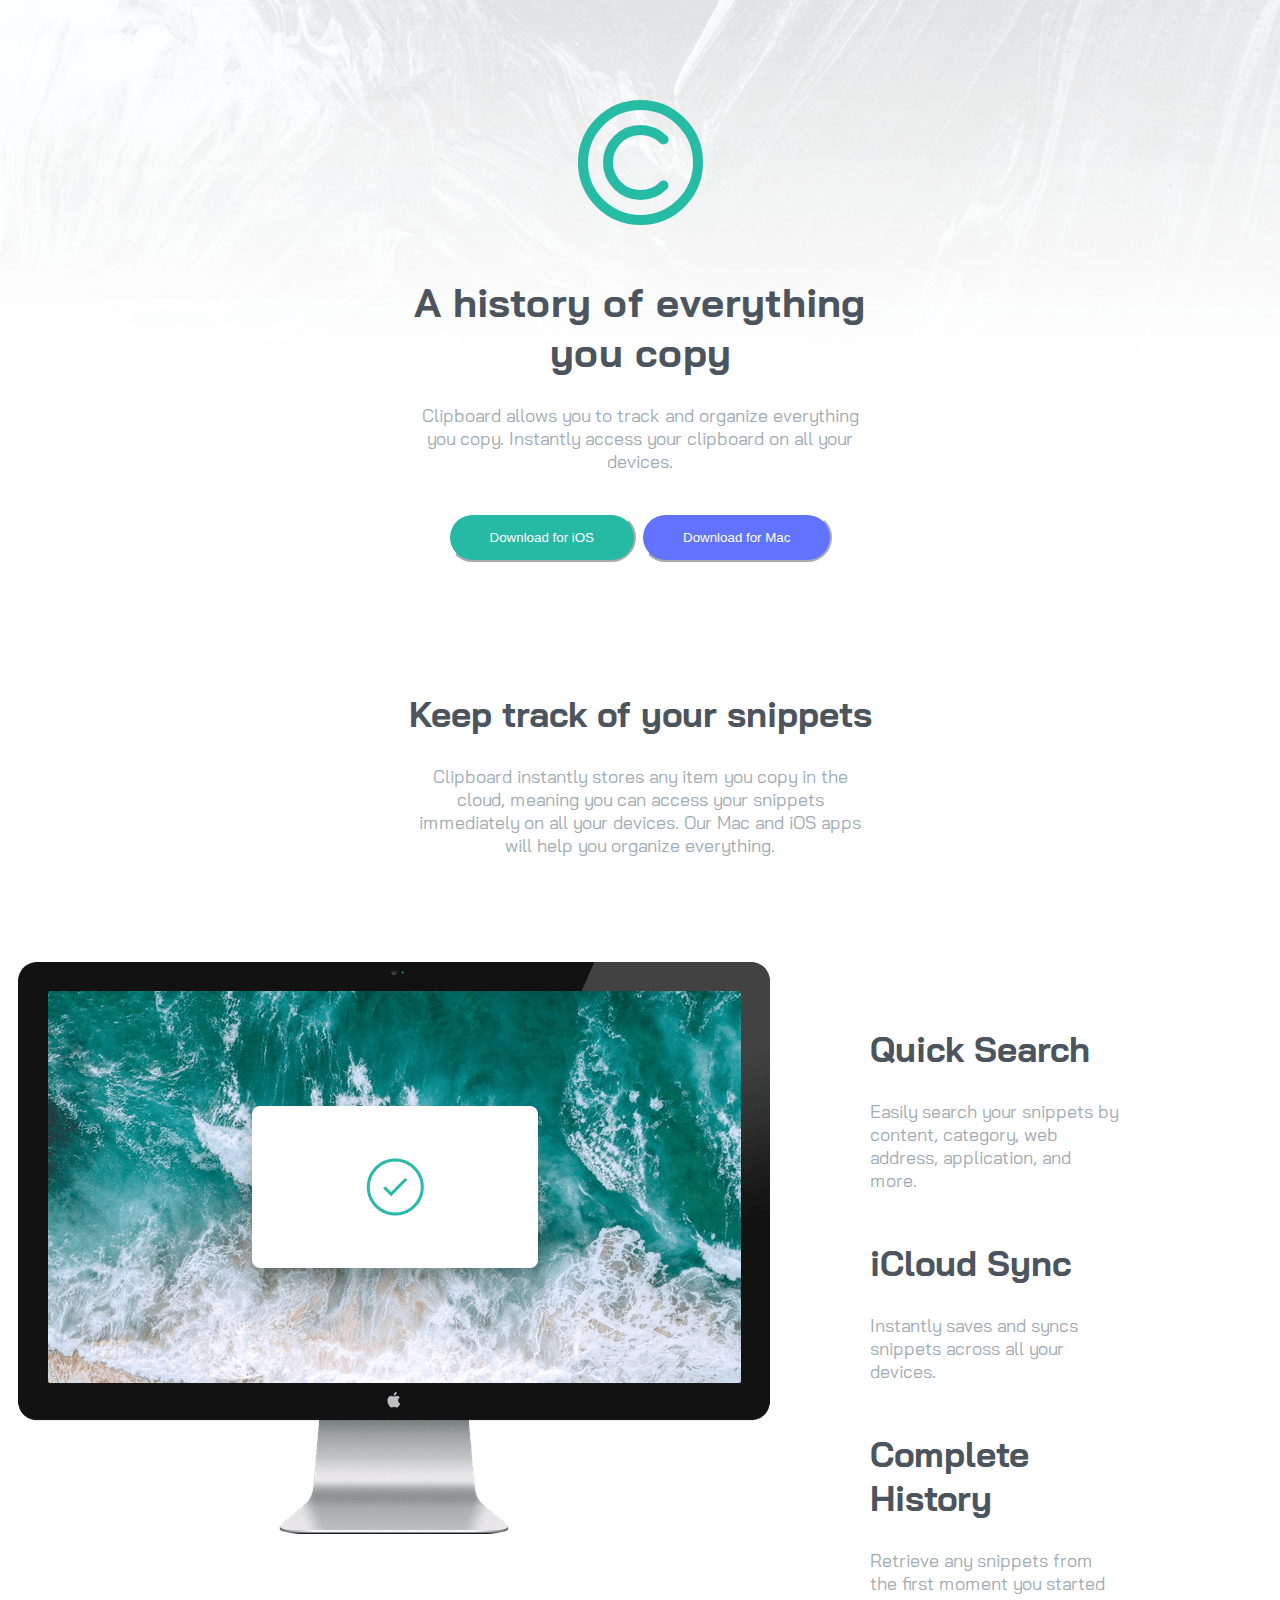
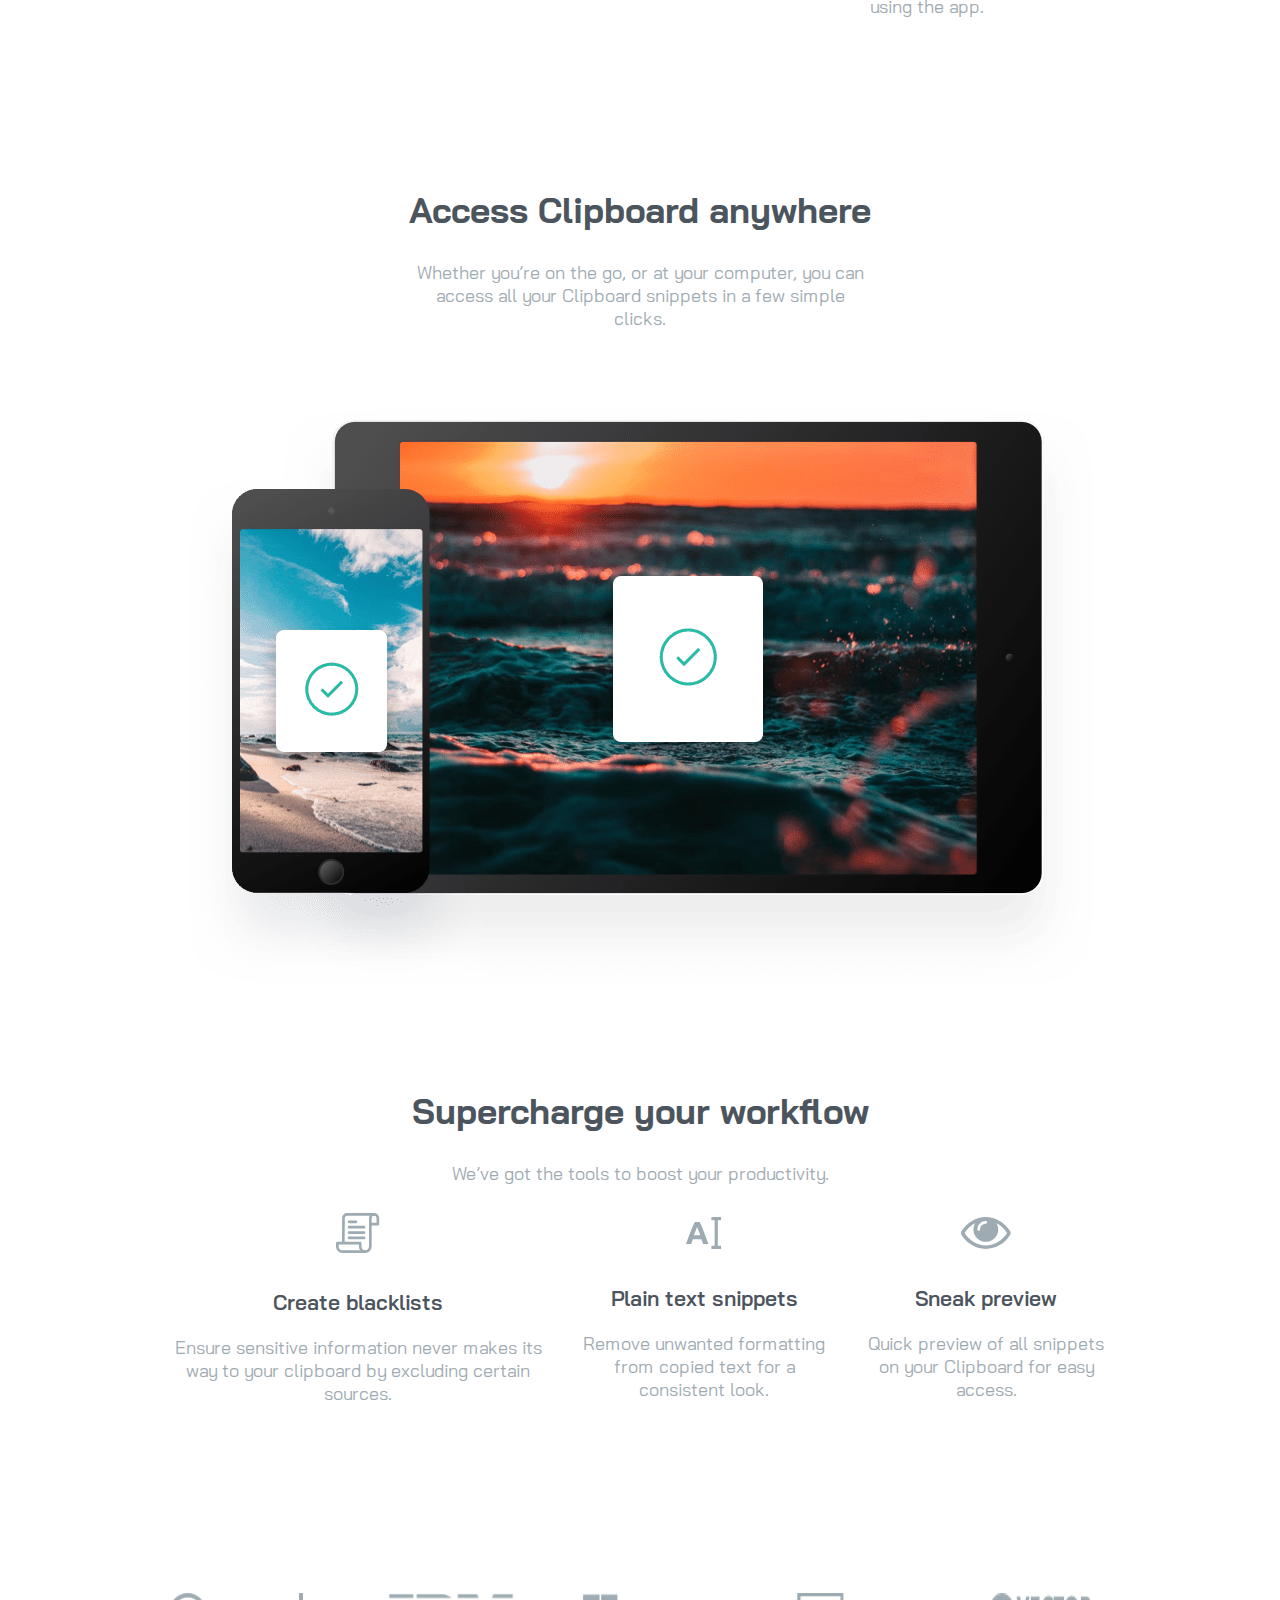
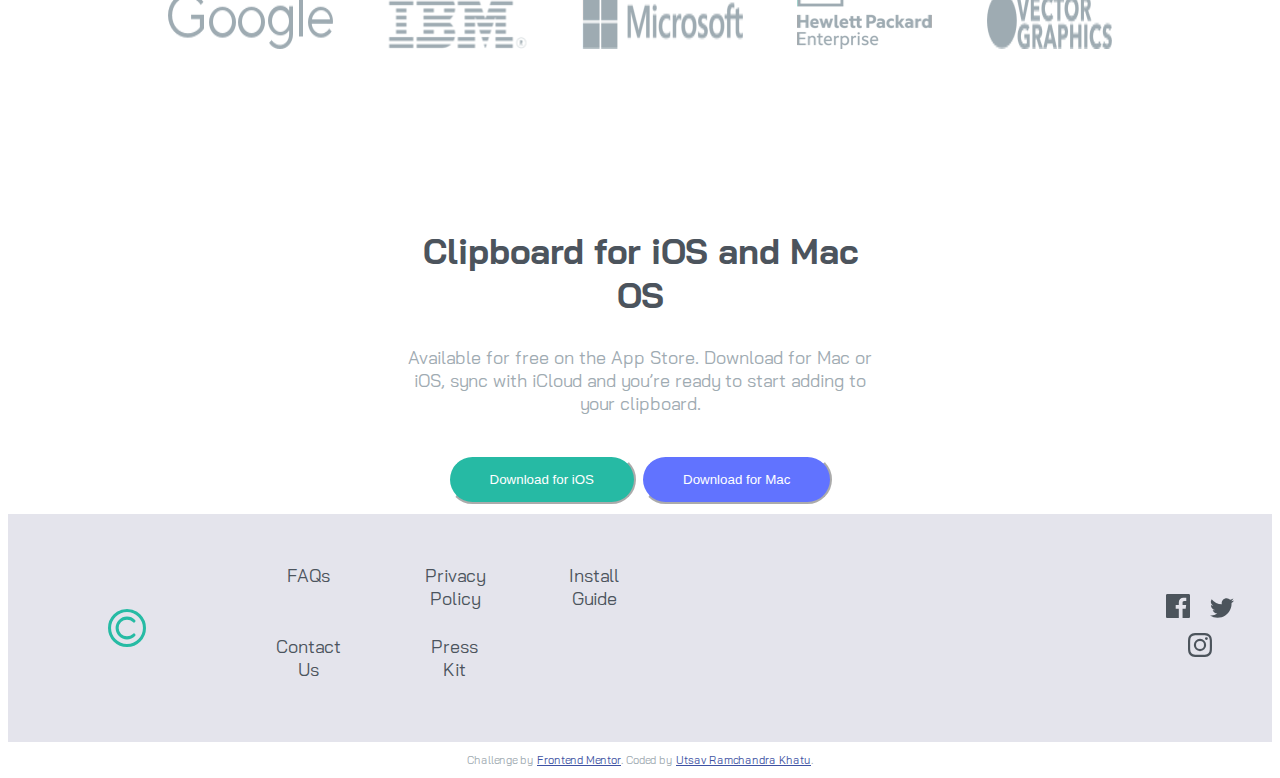
<file: clipboard-landing-page-master/index.html>
<!DOCTYPE html>
<html lang="en">
<head>
  <meta charset="UTF-8">
  <meta name="viewport" content="width=device-width, initial-scale=1.0"> <!-- displays site properly based on user's device -->

  <link rel="icon" type="image/png" sizes="32x32" href="./images/favicon-32x32.png">
  <link href="https://fonts.googleapis.com/css2?family=Bai+Jamjuree:wght@400;600&display=swap" rel="stylesheet">
  <title>Frontend Mentor | Clipboard landing page</title>
  <link rel="stylesheet" href="index.css">
</head>
<body>

  <div class="top-content">
    <img src="images/logo.svg">
    <h1>A history of everything you copy</h1>
    <p>
      Clipboard allows you to track and organize everything you 
    copy. Instantly access your clipboard on all your devices.
    </p>
  </div>

  <div class="button-grp">
    <button class="button-1">Download for iOS</button>
    <button class="button-2">Download for Mac</button>
  </div>
  
  <div class="top-content">
    <h2>Keep track of your snippets</h2>
    <p>
      Clipboard instantly stores any item you copy in the cloud, 
  meaning you can access your snippets immediately on all your 
  devices. Our Mac and iOS apps will help you organize everything.
    </p>
  </div>

  <img src="images/image-computer.png" style="float: left; padding: 75px 100px 75px 10px;">

  <div class="side-content">
    <div class="side-content-content">
      <h2>Quick Search</h2>
      <p>
        Easily search your snippets by content, category, web address, application, and more.
      </p>
    </div> 
    <div class="side-content-content">
      <h2>iCloud Sync</h2>
      <p>
        Instantly saves and syncs snippets across all your devices.
      </p>
    </div>  
    <div class="side-content-content">
      <h2> Complete History</h2>
      <p>
        Retrieve any snippets from the first moment you started using the app.
      </p>
    </div>   
  </div>
  
  <div class="top-content">
    <h2>Access Clipboard anywhere
    </h2>
    <p>Whether you’re on the go, or at your computer, you can access all your Clipboard 
  snippets in a few simple clicks.
    </p>
  </div>

  <img src="images/image-devices.png" style="margin: 50px;"> 
  
  <div>
    <h2>Supercharge your workflow
    </h2>
    <p>We’ve got the tools to boost your productivity.
    </p>
  </div>

  <div class="content-nav-tab">
    <div class="tab">
      <img src="images/icon-blacklist.svg">
      <h3>Create blacklists</h3>
      <p>Ensure sensitive information never makes its way to your clipboard by excluding certain sources.</p>
    </div>
    <div class="tab">
      <img src="images/icon-text.svg">
      <h3>Plain text snippets</h3>
      <p>  Remove unwanted formatting from copied text for a consistent look.</p>
    </div>
    <div class="tab">
      <img src="images/icon-preview.svg">
      <h3>Sneak preview</h3>
      <p>Quick preview of all snippets on your Clipboard for easy access.</p>
    </div>
  </div>

  <div class="img-content-tab">
    <img src="images/logo-google.png">
    <img src="images/logo-ibm.png">
    <img src="images/logo-microsoft.png">
    <img src="images/logo-hp.png">
    <img src="images/logo-vector-graphics.png"> 
  </div>

  <div class="top-content">
    <h2>Clipboard for iOS and Mac OS</h2>
    <p>Available for free on the App Store. Download for Mac or iOS, sync with iCloud and you’re ready to start adding to your clipboard.</p>
  </div>

  <div class="button-grp">
    <button class="button-1">Download for iOS</button>
    <button class="button-2">Download for Mac</button>
  </div>
  
  <div class="footer-content">
    <img src="images/logo.svg" style="width:3% ;height:3%; align-self:center;padding-left: 100px;">
    <div class="footer-content-1">
      <a href="#">FAQs</a>
      <a href="#">Privacy Policy</a>
      <a href="#">Install Guide</a>
      <a href="#">Contact Us</a>
      <a href="#">Press Kit</a>
      </div>
      <div class="img-grp-bottom">
        <a href="#"><img src="images/icon-facebook.svg" style="padding-left: 5px; margin: 5px;"></a>
        <a href="#"><img src="images/icon-twitter.svg" style="padding-left: 5px; margin: 5px;"></a>
        <a href="#"><img src="images/icon-instagram.svg" style="padding-left: 5px; margin: 5px;"></a>        
      </div>
  </div>
   
  
  <footer>
    <p class="attribution">
      Challenge by <a href="https://www.frontendmentor.io?ref=challenge" target="_blank">Frontend Mentor</a>. 
      Coded by <a href="https://www.frontendmentor.io/profile/utsavk28">Utsav Ramchandra Khatu</a>.
    </p>
  </footer>
</body>
</html>
</file>
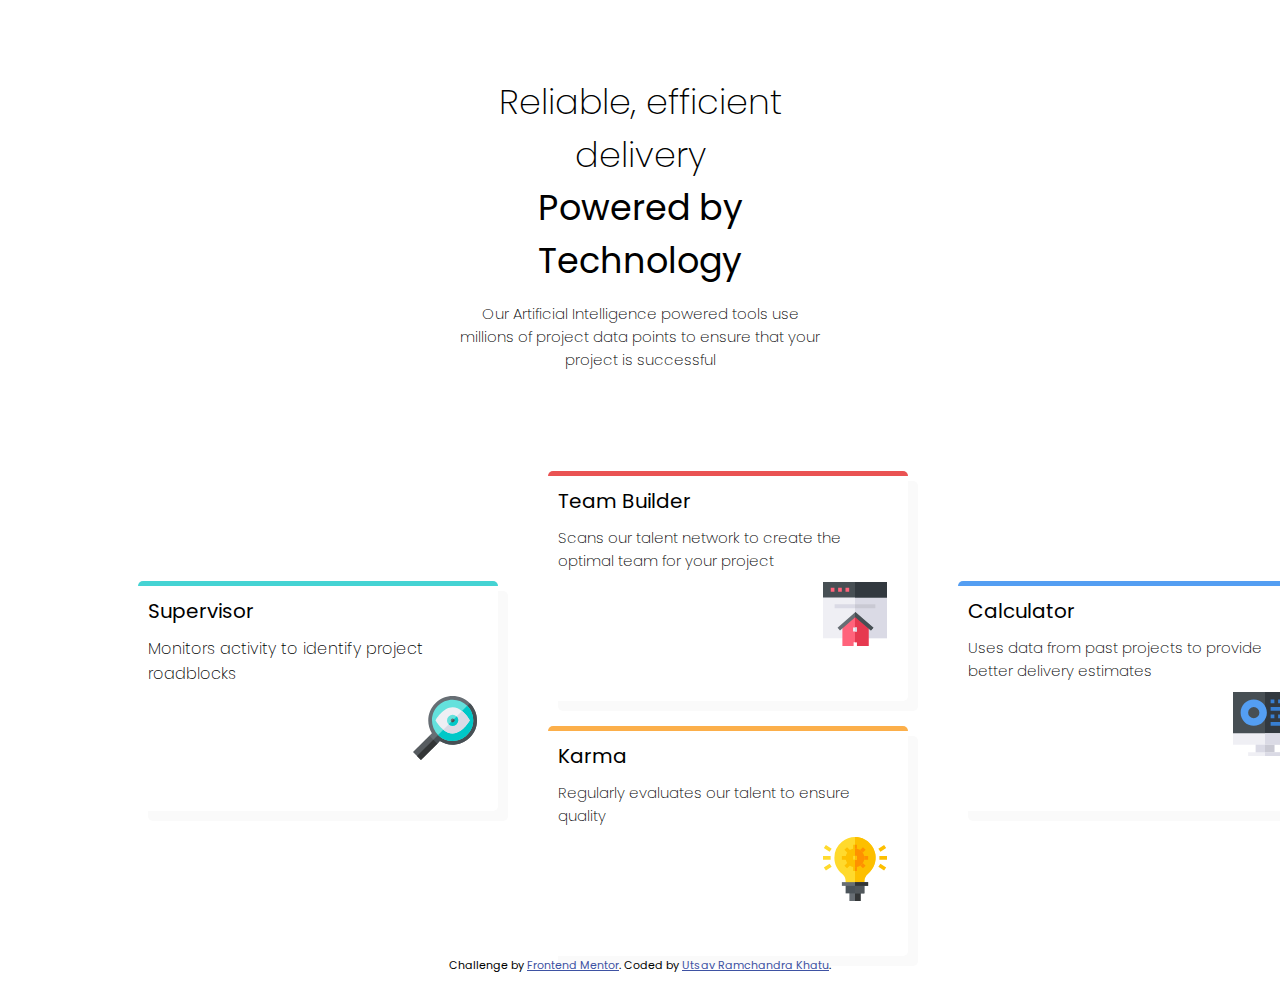
<file: four-card-feature-section-master/index.html>
<!DOCTYPE html>
<html lang="en">
<head>
  <meta charset="UTF-8">
  <meta name="viewport" content="width=device-width, initial-scale=1.0"> <!-- displays site properly based on user's device -->

  <link rel="icon" type="image/png" sizes="32x32" href="./images/favicon-32x32.png">
  <link href="https://fonts.googleapis.com/css2?family=Poppins:wght@200;400;600&display=swap" rel="stylesheet">
  <title>Frontend Mentor | Four card feature section</title>
  <link rel="stylesheet" href="index.css">
</head>
<body>
  
  <div class ="top-content">
    <p class="head-1">Reliable, efficient delivery</p>
    <p class="head-2">Powered by Technology</p>

  <p class="para-content">
    Our Artificial Intelligence powered tools use millions of project data points to ensure that your project is successful
  </p>
  </div>
  <div class="bottom-content">
    <div class="box-1">
      <p class="box-heading">Supervisor</p>
      <p class="box-content">Monitors activity to identify project roadblocks</p>
      <img src="images/icon-supervisor.svg" class="img-pos">  
    </div>
    <div>
      <div class="box-2">
        <h1 class="box-heading">Team Builder</h1>
        <p class="box-content">Scans our talent network to create the optimal team for your project</p>
        <img src="images/icon-team-builder.svg" class="img-pos"> 
      </div>
      <div class="box-3">
        <h1 class="box-heading">Karma</h1>
        <p class="box-content">Regularly evaluates our talent to ensure quality</p>
        <img src="images/icon-karma.svg" class="img-pos"> 
      </div>
    </div>
    <div class="box-4">
      <h1 class="box-heading">Calculator</h1>
      <p class="box-content">Uses data from past projects to provide better delivery estimates</p>
      <img src="images/icon-calculator.svg" class="img-pos"> 
    </div>
  </div>

  
  <footer>
    <p class="attribution">
      Challenge by <a href="https://www.frontendmentor.io?ref=challenge" target="_blank">Frontend Mentor</a>. 
      Coded by <a href="https://www.frontendmentor.io/profile/utsavk28">Utsav Ramchandra Khatu</a>.
    </p>
  </footer>
</body>
</html>
</file>
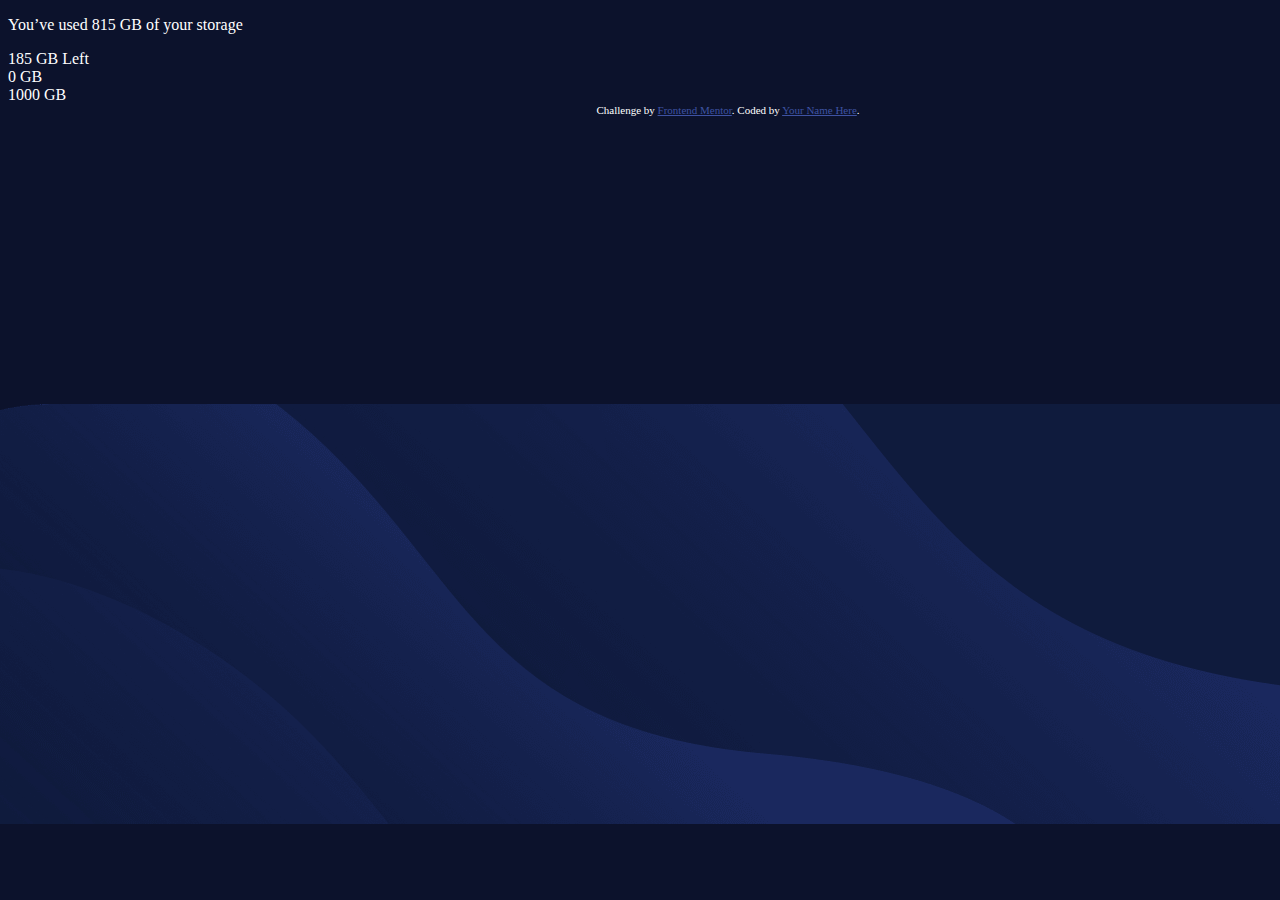
<file: fylo-data-storage-component-master/index.html>
<!DOCTYPE html>
<html lang="en">
<head>
  <meta charset="UTF-8">
  <meta name="viewport" content="width=device-width, initial-scale=1.0"> <!-- displays site properly based on user's device -->

  <link rel="icon" type="image/png" sizes="32x32" href="./images/favicon-32x32.png">
  
  <title>Frontend Mentor | Fylo data storage component</title>
  <link rel="stylesheet" href="index.css">
</head>
<body>
  <div>
    <p> You’ve used 815 GB of your storage</p>
  </div>
  <div>
    185 GB Left
  </div>
  <div>0 GB</div>
  <div>1000 GB</div>
  
  <div class="attribution">
    Challenge by <a href="https://www.frontendmentor.io?ref=challenge" target="_blank">Frontend Mentor</a>. 
    Coded by <a href="#">Your Name Here</a>.
  </div>
</body>
</html>
</file>
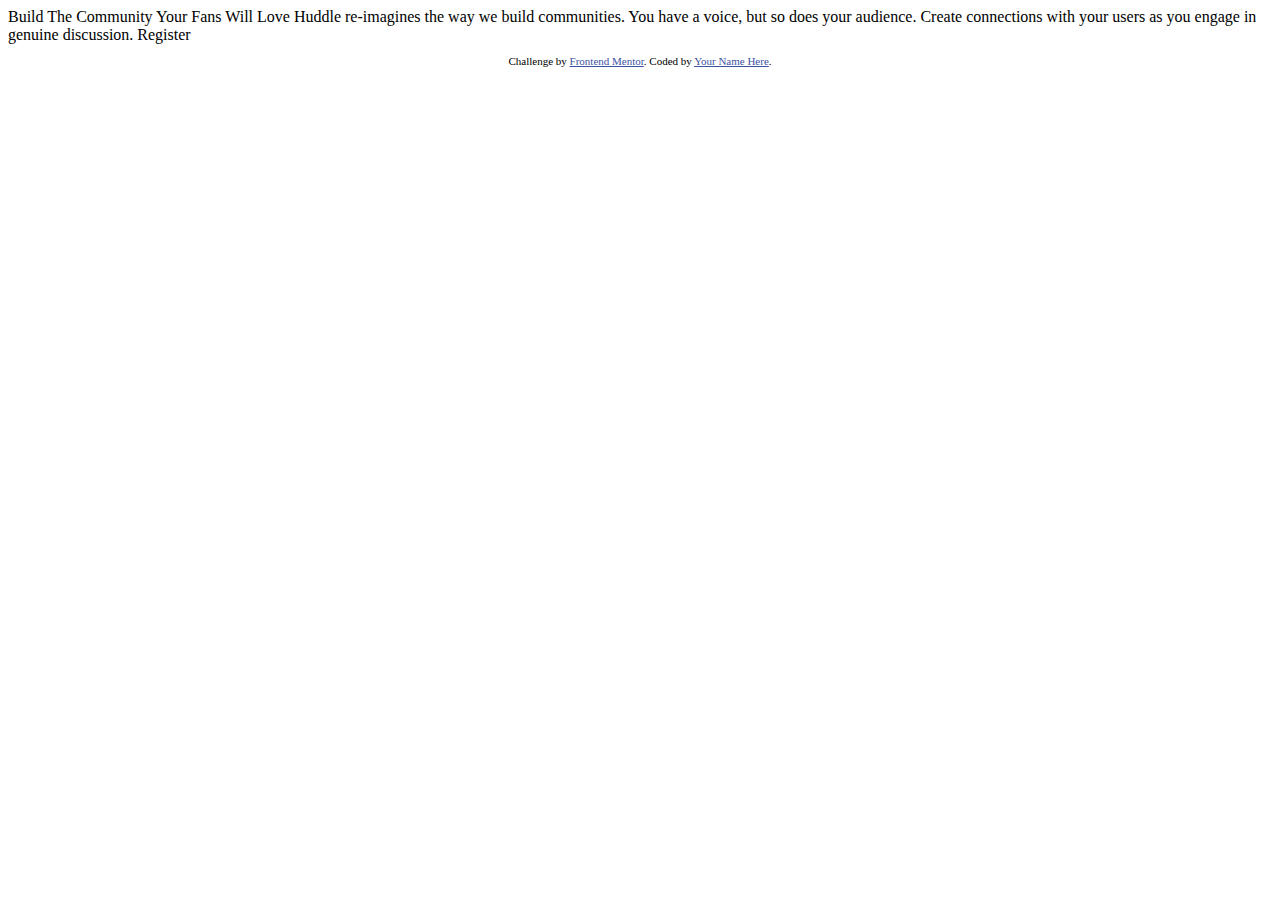
<file: huddle-landing-page-with-single-introductory-section-master/index.html>
<!DOCTYPE html>
<html lang="en">
<head>
  <meta charset="UTF-8">
  <meta name="viewport" content="width=device-width, initial-scale=1.0"> <!-- displays site properly based on user's device -->

  <link rel="icon" type="image/png" sizes="32x32" href="./images/favicon-32x32.png">
  
  <title>Frontend Mentor | Huddle landing page with single introductory section</title>

  <!-- Feel free to remove these styles or customise in your own stylesheet 👍 -->
  <style>
    .attribution { font-size: 11px; text-align: center; }
    .attribution a { color: hsl(228, 45%, 44%); }
  </style>
</head>
<body>

  Build The Community Your Fans Will Love

  Huddle re-imagines the way we build communities. You have a voice, but so does your audience. 
  Create connections with your users as you engage in genuine discussion. 

  Register

  <footer>
    <p class="attribution">
      Challenge by <a href="https://www.frontendmentor.io?ref=challenge" target="_blank">Frontend Mentor</a>. 
      Coded by <a href="#">Your Name Here</a>.
    </p>
  </footer>
</body>
</html>
</file>
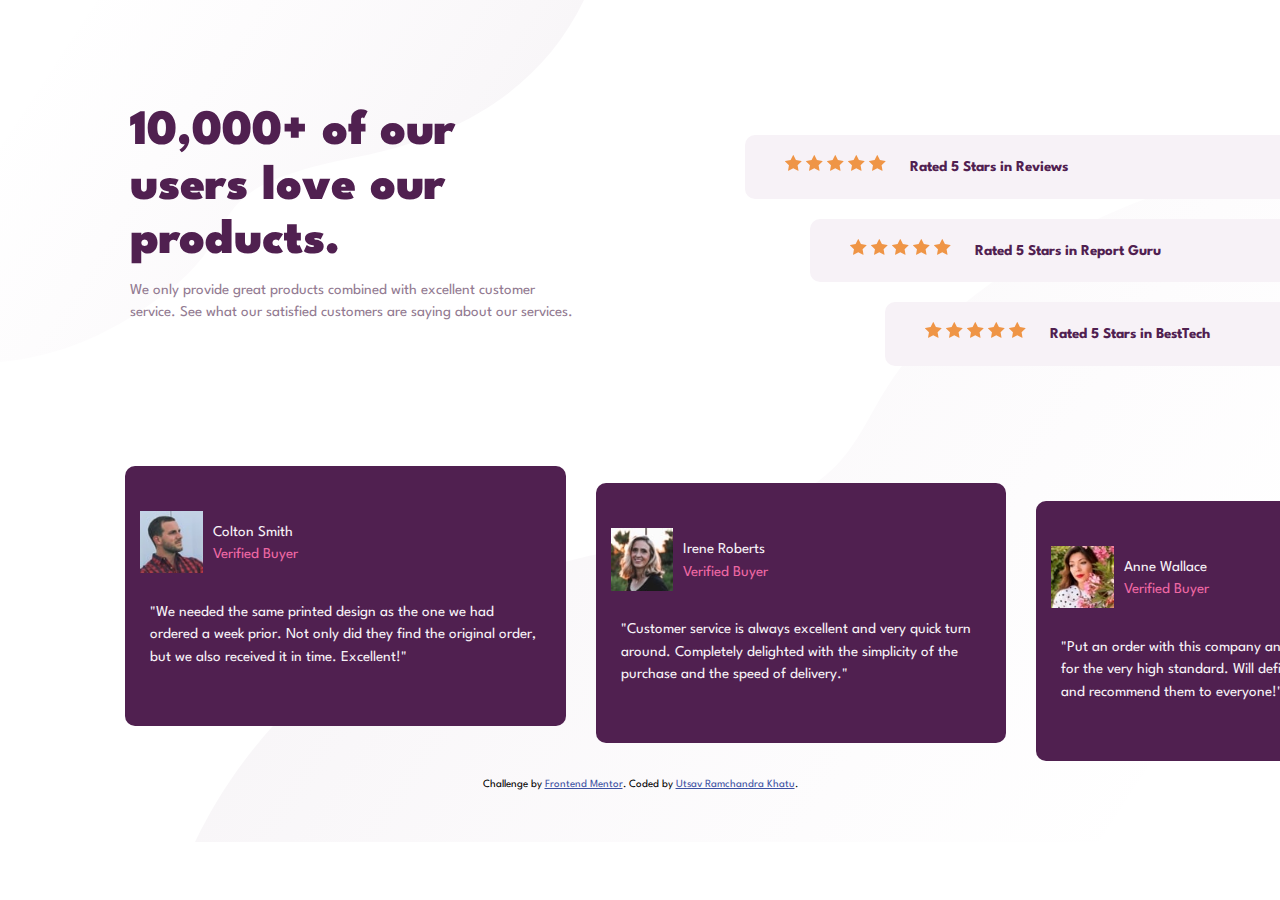
<file: social-proof-section-master/index.html>
<!DOCTYPE html>
<html lang="en">
  <head>
    <meta charset="UTF-8" />
    <meta name="viewport" content="width=device-width, initial-scale=1.0">
    <link href="https://fonts.googleapis.com/css2?family=Spartan&display=swap" rel="stylesheet">
    <!-- displays site properly based on user's device -->
        <link
      rel="icon"
      type="image/png"
      sizes="32x32"
      href="./images/favicon-32x32.png"
    />

    <title>Frontend Mentor | Social proof section</title>
    <link rel="stylesheet" href="index.css">
  </head>
  <body>
    <div class="top">
      <div class="left1">
        <p class="left1-head">10,000+ of our users love our products.
        </p>
      <p class="left1-content">We only provide great products combined with excellent customer service.
        See what our satisfied customers are saying about our services.
        </p>
      </div>
      <div class="container">
        <div class="container-content1">
          <img src="images/icon-star.svg">
          <img src="images/icon-star.svg">
          <img src="images/icon-star.svg">
          <img src="images/icon-star.svg">
          <img src="images/icon-star.svg">
          <span style="padding:0px 20px">Rated 5 Stars in Reviews</span></div>
        <div class="container-content2">
          <img src="images/icon-star.svg">
          <img src="images/icon-star.svg">
          <img src="images/icon-star.svg">
          <img src="images/icon-star.svg">
          <img src="images/icon-star.svg">
          <span style="padding:0px 20px">Rated 5 Stars in Report Guru</span>
          </div>
        <div class="container-content3">
          <img src="images/icon-star.svg">
          <img src="images/icon-star.svg">
          <img src="images/icon-star.svg">
          <img src="images/icon-star.svg">
          <img src="images/icon-star.svg">
          <span style="padding:0px 20px">Rated 5 Stars in BestTech</span>
          </div>
      </div>
    </div>
    
    <div class="bottom-content">
      <div class="review" style="align-self:flex-start">
        <img src="images/image-colton.jpg" class="review-img">
        <p class="review-name">
          Colton Smith 
        </p>
        <p class="review-pos">
          Verified Buyer
        </p>
        <p class="review-content">
          "We needed the same printed design as the one we had ordered a week prior.
          Not only did they find the original order, but we also received it in time.
          Excellent!"
        </p>
      </div>
      
      <div class="review" style="align-self:center">
        <img src="images/image-irene.jpg" class="review-img">
        <p class="review-name">
          Irene Roberts 
        </p>
        <p class="review-pos">
          Verified Buyer
        </p>
        <p class="review-content">
          "Customer service is always excellent and very quick turn around. Completely
          delighted with the simplicity of the purchase and the speed of delivery."
          </p>
      </div>
      <div class="review" style="align-self:flex-end">
        <img src="images/image-anne.jpg" class="review-img">
        <p class="review-name">
          Anne Wallace 
        </p>
        <p class="review-pos">
        Verified Buyer
        </p>
        <p class="review-content">
      "Put an order with this company and can only praise them for the very high
      standard. Will definitely use them again and recommend them to everyone!"
        </p>
      </div>
    </div>
    
    <div class="attribution">
      Challenge by
      <a href="https://www.frontendmentor.io?ref=challenge" target="_blank"
        >Frontend Mentor</a
      >. Coded by <a href="https://github.com/utsavk28">Utsav Ramchandra Khatu</a>.
    </div>
  </body>
</html>
</file>
<file: clipboard-landing-page-master/index.css>
body {
    max-width: 1440px;
    font-family: 'Bai Jamjuree', sans-serif;
    font-size: 18px;
    background-image: url(images/bg-header-desktop.png);
    background-repeat: no-repeat;
    text-align: center;
    
}

h1,h2{
    color: hsl(210, 10%, 33%);
    font-size: 40px; 
    padding:20px 0px 0px 0px;
}

h2 {
    font-size: 35px;
}

h3 {
    color: hsl(210, 10%, 33%);
    padding:10px 0px 0px 0px;
    font-weight: 600;
}

p {
    color:hsl(201, 11%, 66%);
}

.attribution { 
    font-size: 11px; text-align: center; 
}

.attribution a { 
    color: hsl(228, 45%, 44%); 
}

.top-content {
    text-align: center;
    margin: 100px 400px 30px 400px;
}

.button-1 {
    background-color: hsl(171, 66%, 44%);
    padding: 15px 40px;
    border-radius: 30px;
    border-color: white;
    color: white;
}


.button-2 {
    background-color: hsl(233, 100%, 69%);
    padding: 15px 40px;
    border-radius: 30px;
    border-color: white;
    color: white;
}
.button-1:hover {
    background-color: hsl(171, 66%, 50%);
}

.button-2:hover {
    background-color:hsl(233, 100%, 75%);
}

.button-grp {
    padding: 10px;
}

.side-content{
    text-align: left;
    margin: 150px;
    padding: 0px px;
}

.content-nav-tab {
    display: flex;
    justify-content: space-evenly;
    align-items: center;
    margin: 10px 150px;
}

.tab {
    margin: 5px;
    padding: 5px;
    text-align: center;
}

.img-content-tab {
    display: flex;
    margin: 160px;

    justify-content: space-between;
}

.footer-content {
    background-color:hsl(240, 19%, 91%);
    display: flex;
}

.footer-content-1{
    margin: 25px 500px 25px 100px;
    padding: 25px;
    color: hsl(210, 10%, 33%);
    display: grid;
    grid-template-columns: auto auto auto;
    grid-template-rows: auto auto;
    grid-row-gap: 25px;
    grid-column-gap:75px ;
    align-self: start;
}

.footer-content a {
    text-decoration: none;
    color: hsl(210, 10%, 33%);
}

.img-grp-bottom {
    margin: 75px 25px 75px 0px;
}

a:hover {
    color: hsl(171, 66%, 44%);
}

.img-grp-bottom img:hover {
    margin: 75px 25px 75px 0px;
    color: hsl(171, 66%, 44%);
}
</file>
<file: four-card-feature-section-master/index.css>
body {
    font-family: 'Poppins', sans-serif;
    font-size: 15px;
    font-weight: 400;
    max-width: 1440px;
}

.attribution { font-size: 11px; text-align: center; }
.attribution a { color: hsl(228, 45%, 44%); }

.top-content {
    margin: 75px 450px;
    border: 0px;
    text-align: center;
    /* background-color: yellow; */
}

.head-1 {
    font-size: 35px;
    margin: 0px;
    padding: 0px;
    font-weight: 200;
}

.head-2 {
    font-size: 35px;
    font-weight: 400;
    margin: 0px;
    padding: 0px;
}

.para-content {
    font-weight: 200;
}
.bottom-content {
    display: flex;
    width: 1440px;
    height: 500px;
    /* background-color: yellow; */
    justify-content: center;
}

.box-1{
    border-radius: 5px;
    margin:25px;
    box-shadow: 10px 10px hsl(0, 0%, 98%);
    border-top:5px solid hsl(180, 62%, 55%) ;
    width:360px;
    height: 225px;
    align-self: center;
    font-size: 16px;
}
.box-2{
    border-radius: 5px;
    margin:25px;
    box-shadow: 10px 10px hsl(0, 0%, 98%);
    border-top:5px solid hsl(0, 78%, 62%);
    width:360px;
    height: 225px;
    align-self: flex-start;
}
.box-3{
    border-radius: 5px;
    margin:25px;
    box-shadow: 10px 10px hsl(0, 0%, 98%);
    border-top:5px solid hsl(34, 97%, 64%);
    width:360px;
    height: 225px;
    align-self: flex-end;
}
.box-4{
    border-radius: 5px;
    margin:25px;
    box-shadow: 10px 10px hsl(0, 0%, 98%);
    border-top:5px solid hsl(212, 86%, 64%);
    width:360px;
    height: 225px;
    align-self: center;
}
.box-heading {
    font-weight: 400;
    margin: 10px;
    font-size: 20px;
}

.box-content {
    font-weight: 200;
    margin: 10px;
}

.img-pos {
    padding: 0px 0px 0px 275px;
}
</file>
<file: fylo-data-storage-component-master/index.css>
body {
    background-color:  hsl(229, 57%, 11%);
    color: white;
    width: 1440px;
    background-image: url(images/bg-desktop.png);
    background-position: bottom right;
    background-repeat: no-repeat;
    max-width: 1440px;
    height: 800px;
    min-width: 375px;
}

.attribution { 
    font-size: 11px; text-align: center; 
}

.attribution a { 
    color: hsl(228, 45%, 44%); 
}
</file>
<file: social-proof-section-master/index.css>
body {
    background-image: url("images/bg-pattern-top-desktop.svg" ),url("images/bg-pattern-bottom-desktop.svg");
    background-position: top left,bottom right ;
    background-repeat:no-repeat ;
    font-size: 15px;
    font-family: 'Spartan', sans-serif;
    font-weight: 400;
    max-width: 1440px;
    min-width: 375px;
    padding: 0px;
    margin: 50px;
    line-height: 1.5;
}

img {
    max-width:100%;
    height:auto;
}

.attribution {
    font-size: 11px;
    text-align: center;
  }

  .attribution a {
    color: hsl(228, 45%, 44%);
  }

.top{
    display: flex;
}

.left1 {
    display: flex;
    flex-direction: column;
    width: 500px;
    margin: 0px 50px;
    padding: 50px 25px;
}

.left1-head{
    width: 450px;
    color: hsl(300, 43%, 22%);
    font-size: 3.1rem;
    font-weight: 900;
    line-height: 1.1;
    margin: 5px;
    
}

.left1-content{
    width: 450px;
    color: hsl(303, 10%, 53%);
    margin: 5px;
}

.container {
    display: flex;
    flex-direction: column;
    margin: 0px 50px;
    padding: 75px 25px;
  
}

.container-content1 {
    border-radius: 10px;
    width: 500px;
    background-color:hsl(300, 24%, 96%) ;
    color:hsl(300, 43%, 22%);
    margin: 10px;
    font-weight: 700;
    padding: 20px 40px;
}
.container-content2 {
    border-radius: 10px;
    width: 500px;
    background-color:hsl(300, 24%, 96%) ;
    color:hsl(300, 43%, 22%);
    margin: 10px 75px;
    font-weight: 700;
    padding: 20px 40px;
}
.container-content3 {
    border-radius: 10px;
    width: 500px;
    background-color:hsl(300, 24%, 96%) ;
    color:hsl(300, 43%, 22%);
    margin: 10px 150px;
    font-weight: 700;
    padding: 20px 40px;
}

.bottom-content {
    display: flex;
    /* border: 5px solid black; */
    width: 1360px;
    height: 325px;
    margin: 0px 0px 0px 60px;
}

.review {
    border-radius: 10px;
    background-color: hsl(300, 43%, 22%);
    margin: 15px;
    padding: 5px;
    height: 250px;
}

.review-img {
    padding: 40px 10px 10px 10px;
    float: left;
    max-width: 25%;
    max-height: 25%;
}

.review-name {
    padding: 50px 10px 0px 10px;
    margin: 0px;
    color:hsl(300, 24%, 96%);
}

.review-pos{
    padding: 0px;
    margin: 0px;
    color:hsl(333, 80%, 67%);

}

.review-content {
    padding: 20px;
    color:hsl(300, 24%, 96%);
}
</file>
